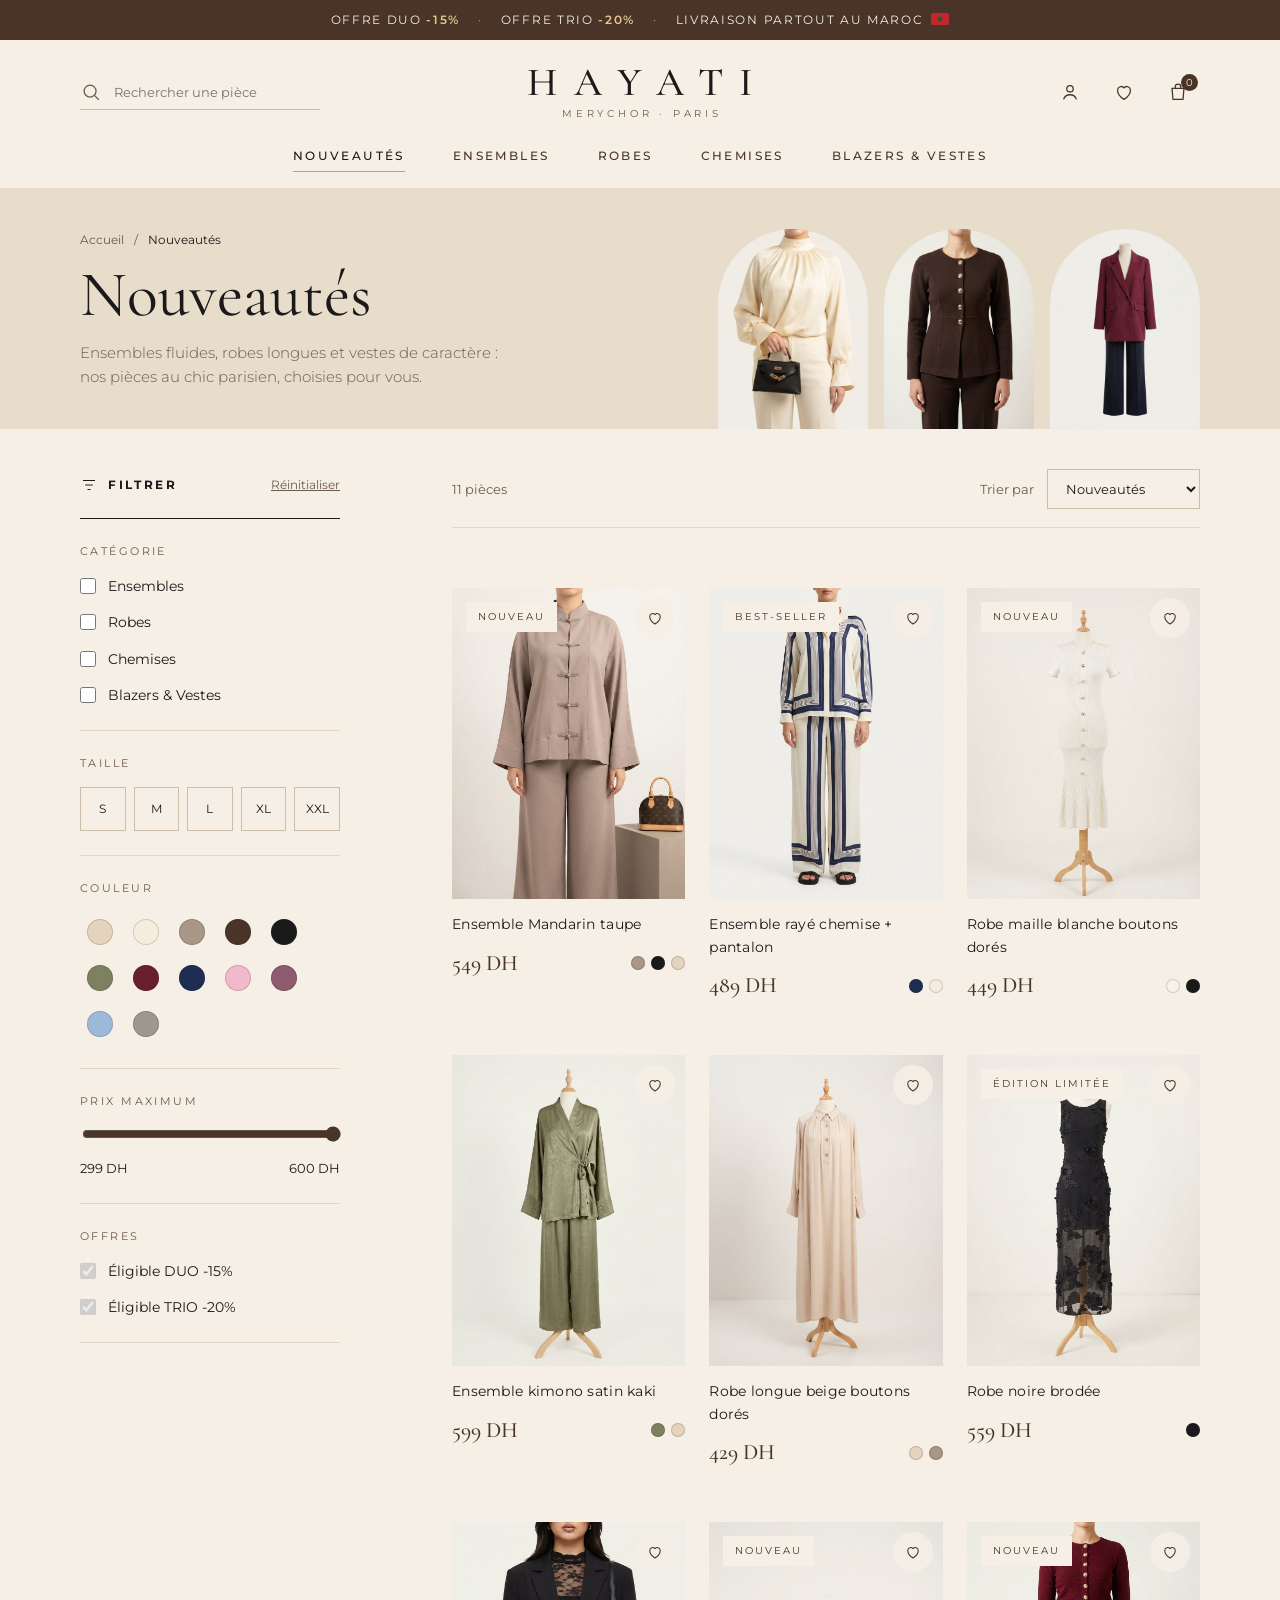
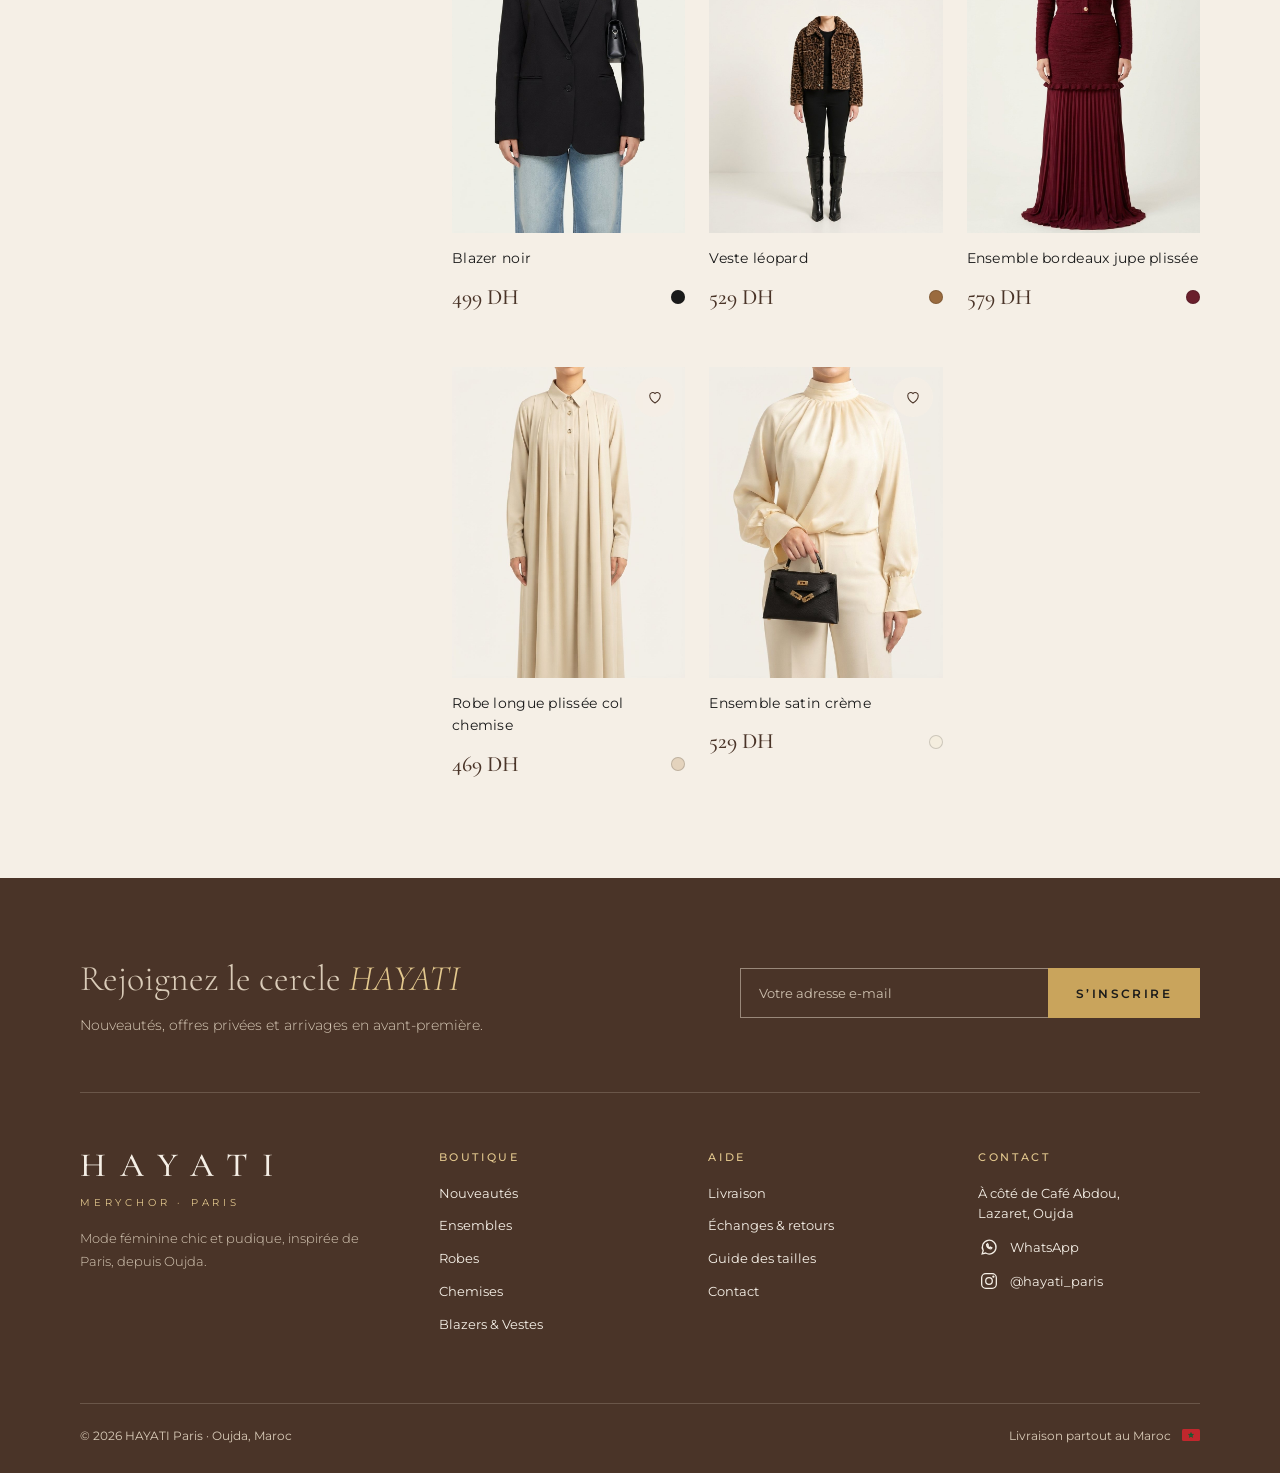
<file: collection.html>
<!doctype html>
<html lang="fr">
<head>
  <meta charset="utf-8">
  <meta name="viewport" content="width=device-width, initial-scale=1">
  <title>Collection — HAYATI Paris</title>
  <meta name="theme-color" content="#F5EFE6">
  <link rel="icon" href="data:image/svg+xml,%3Csvg xmlns='http://www.w3.org/2000/svg' viewBox='0 0 64 64'%3E%3Crect width='64' height='64' rx='14' fill='%234A3428'/%3E%3Ctext x='32' y='44' font-family='Georgia' font-size='36' fill='%23F5EFE6' text-anchor='middle'%3EH%3C/text%3E%3C/svg%3E">
  <link rel="preconnect" href="https://fonts.googleapis.com">
  <link rel="preconnect" href="https://fonts.gstatic.com" crossorigin>
  <link rel="stylesheet" href="https://fonts.googleapis.com/css2?family=Cormorant+Garamond:ital,wght@0,400;0,500;0,600;1,400;1,500&family=Montserrat:wght@300;400;500;600&display=swap">
  <link rel="stylesheet" href="assets/css/style.css">
</head>
<body data-page="collection">
  <div id="site-header"></div>

  <main>
    <section class="banner">
      <div class="wrap">
        <div class="banner-txt">
          <nav class="crumbs" aria-label="Fil d’Ariane"><a href="index.html">Accueil</a><span aria-hidden="true">/</span><span id="cat-crumb">Nouveautés</span></nav>
          <h1 id="cat-title">Nouveautés</h1>
          <p class="lead">Ensembles fluides, robes longues et vestes de caractère : nos pièces au chic parisien, choisies pour vous.</p>
        </div>
        <div class="banner-arches" aria-hidden="true">
          <span><img class="cover" src="images/produits/ensemble-satin-creme.jpg" data-fallback="images/illustrations/blouse-satin-creme.svg" alt=""></span>
          <span><img class="cover" src="images/produits/veste-maille-chocolat.jpg" data-fallback="images/illustrations/ensemble-maille-chocolat.svg" alt=""></span>
          <span><img class="cover" src="images/produits/blazer-bordeaux.jpg" data-fallback="images/illustrations/blazer-bordeaux.svg" alt=""></span>
        </div>
      </div>
    </section>

    <div class="wrap shop">
      <div class="cat-tabs" id="cat-tabs"></div>

      <aside class="filters" id="filters" aria-label="Filtres">
        <div class="f-head">
          <b><svg class="icon" viewBox="0 0 24 24" aria-hidden="true" style="width:18px;height:18px"><path d="M4 6h16M7 12h10M10 18h4"/></svg>Filtrer</b>
          <button type="button" data-reset>Réinitialiser</button>
        </div>
        <div class="f-group"><p class="f-title">Catégorie</p><div id="f-cats" style="display:flex;flex-direction:column;gap:14px"></div></div>
        <div class="f-group"><p class="f-title">Taille</p><div class="sizes" id="f-sizes"></div></div>
        <div class="f-group"><p class="f-title">Couleur</p><div class="swatches" id="f-colors"></div></div>
        <div class="f-group">
          <p class="f-title">Prix maximum</p>
          <label class="sr-only" for="f-price">Prix maximum</label>
          <input class="range" id="f-price" type="range" min="299" max="600" step="10" value="600">
          <div class="range-vals"><span>299 DH</span><span id="f-price-val">600 DH</span></div>
        </div>
        <div class="f-group">
          <p class="f-title">Offres</p>
          <label class="check"><input type="checkbox" checked disabled>Éligible DUO -15%</label>
          <label class="check"><input type="checkbox" checked disabled>Éligible TRIO -20%</label>
        </div>
        <button type="button" class="btn btn-dark btn-block f-apply" style="display:none" data-close-filters>Voir <span data-count>0 pièces</span></button>
      </aside>
      <div class="scrim" id="scrim" data-close-filters></div>

      <div class="results">
        <div class="toolbar">
          <button type="button" class="f-open" data-open-filters><svg class="icon" viewBox="0 0 24 24" aria-hidden="true" style="width:18px;height:18px"><path d="M4 6h16M7 12h10M10 18h4"/></svg>Filtrer</button>
          <span class="hide-m" data-count>0 pièces</span>
          <label>Trier par
            <select id="sort">
              <option value="new">Nouveautés</option>
              <option value="asc">Prix croissant</option>
              <option value="desc">Prix décroissant</option>
            </select>
          </label>
        </div>
        <span class="count" data-count>0 pièces</span>
        <div class="chips" id="chips"></div>
        <div class="grid g3" id="grid"></div>
      </div>
    </div>
  </main>

  <div id="site-footer"></div>
  <script src="assets/js/main.js"></script>
</body>
</html>
</file>
<file: assets/css/style.css>
/* HAYATI Paris — feuille de style */
:root {
  --cream: #F5EFE6;
  --cream-2: #EFE6D9;
  --beige: #E8DCCB;
  --taupe: #A89584;
  --line: #E2D5C3;
  --choc: #4A3428;
  --muted: #6E5A4B;
  --black: #1A1A1A;
  --gold: #C9A45C;
  --gold-text: #7A5C26;
  --gold-light: #E3C88E;
  --wa: #1F7A4C;
  --serif: 'Cormorant Garamond', Georgia, serif;
  --sans: 'Montserrat', Arial, sans-serif;
  --wrap: 1440px;
  --pad: 80px;
}

*, *::before, *::after { box-sizing: border-box; }
html { scroll-behavior: smooth; }
body {
  margin: 0;
  background: var(--cream);
  color: var(--choc);
  font-family: var(--sans);
  font-size: 15px;
  line-height: 1.6;
  -webkit-font-smoothing: antialiased;
}
img { display: block; max-width: 100%; }
a { color: inherit; text-decoration: none; }
button, input, select { font-family: inherit; }
h1, h2, h3 { font-family: var(--serif); font-weight: 400; color: var(--black); margin: 0; }
em { font-style: italic; }
p { margin: 0; }
.sr-only { position: absolute; width: 1px; height: 1px; overflow: hidden; clip: rect(0 0 0 0); white-space: nowrap; }

.wrap { max-width: var(--wrap); margin: 0 auto; padding: 0 var(--pad); }
.eyebrow { font-size: 12px; letter-spacing: .3em; text-transform: uppercase; color: var(--gold-text); }
.eyebrow-line { display: flex; align-items: center; gap: 14px; }
.eyebrow-line::before { content: ""; width: 40px; height: 1px; background: var(--gold); }
.section { padding-top: 96px; padding-bottom: 96px; }
.section-head { text-align: center; margin-bottom: 52px; }
.section-head .eyebrow { display: block; margin-bottom: 14px; }
.h2 { font-size: 52px; line-height: 1.05; }
.link-u { font-size: 12px; letter-spacing: .2em; text-transform: uppercase; font-weight: 500; border-bottom: 1px solid var(--gold); padding-bottom: 6px; }
.icon { width: 22px; height: 22px; fill: none; stroke: currentColor; stroke-width: 1.4; flex-shrink: 0; }

/* Buttons */
.btn {
  display: inline-flex; align-items: center; justify-content: center; gap: 12px;
  min-height: 56px; padding: 0 34px; border: 1px solid var(--choc);
  font-size: 12px; letter-spacing: .2em; text-transform: uppercase; font-weight: 500;
  cursor: pointer; transition: background .25s, color .25s, border-color .25s;
}
.btn-dark { background: var(--choc); color: var(--cream); }
.btn-dark:hover { background: var(--black); border-color: var(--black); }
.btn-line { background: transparent; color: var(--choc); }
.btn-line:hover { background: var(--choc); color: var(--cream); }
.btn-wa { background: var(--wa); border-color: var(--wa); color: #fff; }
.btn-wa:hover { background: #17633d; border-color: #17633d; }
.btn-block { width: 100%; }

/* Promo bar */
.promo {
  background: var(--choc); color: var(--cream); min-height: 40px;
  display: flex; align-items: center; justify-content: center; gap: 18px; flex-wrap: wrap;
  font-size: 12px; letter-spacing: .14em; text-transform: uppercase; padding: 8px 16px; text-align: center;
}
.promo strong { color: var(--gold-light); font-weight: 600; }
.promo .dot { color: var(--gold); }
.flag { display: inline-block; vertical-align: -1px; margin-left: 8px; }

/* Header */
.header { background: var(--cream); border-bottom: 1px solid var(--beige); position: sticky; top: 0; z-index: 50; }
.header-top { display: grid; grid-template-columns: 1fr auto 1fr; align-items: center; padding-top: 22px; }
.search { display: inline-flex; align-items: center; gap: 10px; border-bottom: 1px solid #CDBDA8; padding: 6px 0; width: 240px; color: var(--muted); }
.search input { border: 0; background: transparent; font-size: 13px; color: var(--choc); outline: none; width: 100%; }
.logo { display: flex; flex-direction: column; align-items: center; gap: 4px; color: var(--black); }
.logo-word { font-family: var(--serif); font-size: 40px; font-weight: 500; letter-spacing: .42em; padding-left: .42em; line-height: 1; }
.logo-sub { font-size: 10px; letter-spacing: .38em; padding-left: .38em; text-transform: uppercase; color: var(--muted); }
.header-icons { display: flex; justify-content: flex-end; align-items: center; gap: 10px; }
.icon-btn { width: 44px; height: 44px; display: inline-flex; align-items: center; justify-content: center; border: 0; background: transparent; color: var(--choc); cursor: pointer; position: relative; }
.icon-btn:hover { color: var(--black); }
.cart-count { position: absolute; top: 4px; right: 2px; min-width: 17px; height: 17px; border-radius: 9px; background: var(--choc); color: var(--cream); font-size: 10px; display: flex; align-items: center; justify-content: center; padding: 0 4px; }
.burger { display: none; }
.nav { display: flex; justify-content: center; gap: 48px; padding: 24px 0 16px; font-size: 12px; letter-spacing: .2em; text-transform: uppercase; font-weight: 500; }
.nav a { border-bottom: 1px solid transparent; padding-bottom: 6px; transition: border-color .2s, color .2s; }
.nav a:hover, .nav a.active { border-bottom-color: var(--gold); color: var(--black); }

/* Mobile menu */
.drawer { position: fixed; inset: 0; z-index: 100; visibility: hidden; }
.drawer.open { visibility: visible; }
.drawer-bg { position: absolute; inset: 0; background: rgba(26, 26, 26, .4); opacity: 0; transition: opacity .3s; }
.drawer.open .drawer-bg { opacity: 1; }
.drawer-panel { position: absolute; top: 0; left: 0; bottom: 0; width: min(86vw, 360px); background: var(--cream); padding: 24px; transform: translateX(-100%); transition: transform .35s ease; display: flex; flex-direction: column; gap: 8px; }
.drawer.open .drawer-panel { transform: none; }
.drawer-panel a.dlink { font-family: var(--serif); font-size: 30px; color: var(--black); padding: 10px 0; border-bottom: 1px solid var(--line); }
.drawer-head { display: flex; justify-content: space-between; align-items: center; margin-bottom: 16px; }

/* Hero */
.hero { display: grid; grid-template-columns: 5fr 6fr; gap: 64px; align-items: center; padding-top: 64px; padding-bottom: 80px; }
.hero-text { display: flex; flex-direction: column; gap: 28px; padding-left: 24px; }
.hero h1 { font-size: 96px; line-height: .98; letter-spacing: -.01em; }
.hero h1 em { color: var(--choc); }
.hero-lead { font-size: 16px; line-height: 1.75; color: var(--muted); max-width: 440px; font-weight: 300; }
.hero-ctas { display: flex; align-items: center; gap: 28px; flex-wrap: wrap; margin-top: 8px; }
.hero-perks { display: flex; gap: 36px; flex-wrap: wrap; margin-top: 20px; padding-top: 28px; border-top: 1px solid var(--line); font-size: 13px; color: var(--muted); }
.hero-perks span { display: inline-flex; align-items: center; gap: 10px; }
.hero-perks .icon { stroke: #A88A4A; width: 20px; height: 20px; }
.hero-visual { position: relative; display: flex; justify-content: center; padding: 20px 0 30px; }
.arch-outline { position: absolute; top: 0; left: 50%; width: 540px; height: 700px; margin-left: -244px; border: 1px solid var(--gold); border-radius: 270px 270px 0 0; }
.hero-img { position: relative; width: 520px; height: 680px; margin-top: 20px; border-radius: 260px 260px 0 0; overflow: hidden; background: var(--beige); }
.hero-img img, .cover { width: 100%; height: 100%; object-fit: cover; object-position: center 20%; }
.hero-card { position: absolute; left: 30px; bottom: 70px; background: #FBF8F3; padding: 14px 22px 14px 14px; display: flex; align-items: center; gap: 16px; box-shadow: 0 18px 40px rgba(74, 52, 40, .14); transition: transform .3s; }
.hero-card:hover { transform: translateY(-4px); }
.hero-card .thumb { width: 56px; height: 72px; overflow: hidden; border-radius: 28px 28px 0 0; background: var(--beige); }
.hero-card small { display: block; font-size: 10px; letter-spacing: .2em; text-transform: uppercase; color: var(--muted); }
.hero-card b { display: block; font-family: var(--serif); font-size: 20px; font-weight: 400; color: var(--black); }
.hero-card span.p { font-size: 13px; font-weight: 500; }
.vertical { position: absolute; right: 8px; top: 50%; transform: rotate(90deg); transform-origin: right center; font-size: 11px; letter-spacing: .4em; text-transform: uppercase; color: var(--muted); }

/* Categories */
.cats { display: grid; grid-template-columns: repeat(5, 1fr); gap: 28px; }
.cat { display: flex; flex-direction: column; align-items: center; gap: 18px; }
.cat-frame { width: 100%; padding: 8px; border: 1px solid #D8C39A; border-radius: 999px 999px 0 0; }
.cat-img { aspect-ratio: 3 / 4.1; overflow: hidden; border-radius: 999px 999px 0 0; background: var(--beige); }
.cat-img img { width: 100%; height: 100%; object-fit: cover; object-position: center 25%; transition: transform .6s; }
.cat:hover .cat-img img { transform: scale(1.05); }
.cat-name { font-family: var(--serif); font-size: 26px; color: var(--black); text-align: center; }
.cat-more { font-size: 11px; letter-spacing: .22em; text-transform: uppercase; color: var(--muted); margin-top: -10px; }

/* Offers */
.offers-band { background: var(--beige); }
.offers { display: grid; grid-template-columns: repeat(3, 1fr); gap: 28px; padding-top: 64px; padding-bottom: 64px; }
.offer { background: var(--cream); padding: 40px 44px; display: flex; flex-direction: column; gap: 10px; }
.offer-big { font-family: var(--serif); font-size: 72px; line-height: 1; color: var(--black); }
.offer p:last-child { color: var(--muted); font-size: 14px; }
.offer.dark { background: var(--choc); color: var(--cream); justify-content: space-between; gap: 14px; }
.offer.dark .eyebrow { color: var(--gold-light); }
.offer.dark .ttl { font-family: var(--serif); font-size: 38px; line-height: 1.1; }
.offer.dark a { font-size: 12px; letter-spacing: .2em; text-transform: uppercase; display: inline-flex; align-items: center; gap: 10px; }

/* Product grid */
.row-head { display: flex; align-items: flex-end; justify-content: space-between; gap: 20px; margin-bottom: 48px; flex-wrap: wrap; }
.row-head .eyebrow { display: block; margin-bottom: 14px; }
.grid { display: grid; grid-template-columns: repeat(4, 1fr); column-gap: 24px; row-gap: 56px; }
.grid.g3 { grid-template-columns: repeat(3, 1fr); row-gap: 52px; }
.card { display: flex; flex-direction: column; gap: 14px; }
.card-media { position: relative; aspect-ratio: 3 / 4; overflow: hidden; background: #EFE7DB; }
.card-media img { width: 100%; height: 100%; object-fit: cover; object-position: center top; transition: transform .7s ease; }
.card:hover .card-media img { transform: scale(1.04); }
.badge { position: absolute; top: 14px; left: 14px; background: var(--cream); font-size: 10px; letter-spacing: .2em; text-transform: uppercase; padding: 7px 12px; }
.fav { position: absolute; top: 10px; right: 10px; width: 40px; height: 40px; border-radius: 50%; border: 0; background: rgba(245, 239, 230, .9); color: var(--choc); display: flex; align-items: center; justify-content: center; cursor: pointer; transition: background .2s; }
.fav .icon { width: 18px; height: 18px; }
.fav.on .icon { fill: var(--choc); }
.quick { position: absolute; left: 12px; right: 12px; bottom: 12px; opacity: 0; transform: translateY(8px); transition: .3s; min-height: 46px; font-size: 11px; }
.card:hover .quick { opacity: 1; transform: none; }
.card-name { font-size: 14px; color: var(--black); letter-spacing: .02em; }
.card-foot { display: flex; align-items: center; justify-content: space-between; margin-top: -4px; }
.price { font-family: var(--serif); font-size: 22px; font-weight: 500; color: var(--choc); }
.dots { display: flex; gap: 6px; }
.dots i { width: 14px; height: 14px; border-radius: 50%; box-shadow: inset 0 0 0 1px rgba(26, 26, 26, .18); }
.center { display: flex; justify-content: center; margin-top: 64px; }

/* Boutique */
.boutique-band { background: var(--cream-2); }
.boutique { display: grid; grid-template-columns: 1fr 1fr; gap: 88px; align-items: center; padding-top: 96px; padding-bottom: 96px; }
.boutique-img { aspect-ratio: 4 / 3.3; overflow: hidden; border-radius: 320px 320px 0 0; background: var(--beige); }
.boutique-txt { display: flex; flex-direction: column; gap: 26px; }
.boutique-txt .lead { font-size: 15px; line-height: 1.8; color: var(--muted); font-weight: 300; max-width: 460px; }
.infos { display: flex; flex-direction: column; gap: 18px; padding: 28px 0; border-top: 1px solid #DCCDB8; border-bottom: 1px solid #DCCDB8; }
.info { display: flex; gap: 16px; align-items: flex-start; }
.info .icon { stroke: #A88A4A; }
.info small { display: block; font-size: 11px; letter-spacing: .22em; text-transform: uppercase; color: var(--muted); margin-bottom: 4px; }
.info p { font-size: 16px; color: var(--black); }
.hours { display: grid; grid-template-columns: 1fr 1fr; row-gap: 4px; max-width: 380px; font-size: 15px; color: var(--black); }
.btn-row { display: flex; gap: 16px; flex-wrap: wrap; }

/* Perks */
.perks-band { border-bottom: 1px solid var(--beige); }
.perks { display: grid; grid-template-columns: repeat(4, 1fr); gap: 24px; padding-top: 44px; padding-bottom: 44px; }
.perk { display: flex; align-items: center; gap: 16px; justify-content: center; }
.perk-ic { width: 48px; height: 48px; border-radius: 50%; border: 1px solid #D8C39A; display: flex; align-items: center; justify-content: center; color: #A88A4A; flex-shrink: 0; }
.perk b { display: block; font-size: 13px; font-weight: 500; color: var(--black); }
.perk span { font-size: 12px; color: var(--muted); }

/* Instagram */
.insta { display: grid; grid-template-columns: repeat(6, 1fr); gap: 12px; }
.insta a { aspect-ratio: 1; overflow: hidden; background: var(--beige); position: relative; }
.insta img { width: 100%; height: 100%; object-fit: cover; object-position: center 25%; transition: transform .6s; }
.insta a::after { content: ""; position: absolute; inset: 0; background: rgba(74, 52, 40, 0); transition: background .3s; }
.insta a:hover img { transform: scale(1.06); }
.insta a:hover::after { background: rgba(74, 52, 40, .18); }

/* Footer */
.footer { background: var(--choc); color: var(--cream); }
.news { display: flex; justify-content: space-between; align-items: center; gap: 48px; padding: 72px 0 56px; border-bottom: 1px solid rgba(232, 220, 203, .2); flex-wrap: wrap; }
.news .ttl { font-family: var(--serif); font-size: 36px; margin-bottom: 6px; }
.news .ttl em { color: var(--gold-light); }
.news p { font-size: 14px; color: #D9CBB8; font-weight: 300; }
.news form { display: flex; width: 460px; max-width: 100%; }
.news input { flex: 1; min-width: 0; background: transparent; border: 1px solid rgba(232, 220, 203, .5); border-right: 0; color: var(--cream); padding: 16px 18px; font-size: 13px; }
.news input::placeholder { color: #CDBFAE; }
.news button { background: var(--gold); color: var(--black); border: 0; padding: 0 28px; font-size: 12px; letter-spacing: .2em; text-transform: uppercase; font-weight: 600; cursor: pointer; }
.foot-cols { display: grid; grid-template-columns: 1.4fr 1fr 1fr 1fr; gap: 48px; padding: 56px 0; }
.foot-cols h4 { margin: 0 0 16px; font-size: 11px; letter-spacing: .24em; text-transform: uppercase; color: var(--gold-light); font-weight: 500; }
.foot-cols a, .foot-cols span.l { display: flex; align-items: center; gap: 10px; font-size: 13px; margin-bottom: 12px; }
.foot-cols a:hover { color: var(--gold-light); }
.foot-brand .logo-word { font-size: 34px; padding-left: 0; }
.foot-brand .logo-sub { color: var(--gold-light); padding-left: 0; margin-top: 12px; display: block; }
.foot-brand p { margin-top: 16px; font-size: 13px; line-height: 1.8; color: #D9CBB8; font-weight: 300; max-width: 280px; }
.foot-bottom { display: flex; justify-content: space-between; gap: 16px; flex-wrap: wrap; padding: 22px 0 28px; border-top: 1px solid rgba(232, 220, 203, .2); font-size: 12px; color: #D9CBB8; }

/* Breadcrumb & banner */
.crumbs { font-size: 12px; color: var(--muted); display: flex; gap: 10px; flex-wrap: wrap; }
.crumbs a:hover { color: var(--black); }
.crumbs span:last-child { color: var(--black); }
.banner { background: var(--beige); }
.banner .wrap { display: grid; grid-template-columns: 1fr 1fr; align-items: center; min-height: 240px; }
.banner-txt { display: flex; flex-direction: column; gap: 14px; padding: 36px 0; }
.banner h1 { font-size: 64px; line-height: 1; }
.banner-txt p.lead { font-size: 15px; color: var(--muted); font-weight: 300; max-width: 440px; }
.banner-arches { display: flex; justify-content: flex-end; gap: 16px; align-self: end; }
.banner-arches span { width: 150px; height: 200px; border-radius: 75px 75px 0 0; overflow: hidden; background: #DCCDB8; }

/* Collection layout */
.shop { display: flex; gap: 56px; align-items: flex-start; padding-top: 40px; padding-bottom: 96px; }
.filters { flex: 0 0 260px; position: sticky; top: 170px; }
.f-head { display: flex; justify-content: space-between; align-items: center; padding-bottom: 18px; border-bottom: 1px solid var(--black); }
.f-head b { font-size: 12px; letter-spacing: .22em; text-transform: uppercase; color: var(--black); display: inline-flex; align-items: center; gap: 10px; }
.f-head button { background: none; border: 0; font-size: 12px; color: var(--muted); text-decoration: underline; cursor: pointer; padding: 8px 0; }
.f-group { padding: 24px 0; border-bottom: 1px solid var(--line); display: flex; flex-direction: column; gap: 14px; }
.f-group:last-child { border-bottom: 0; }
.f-title { font-size: 11px; letter-spacing: .22em; text-transform: uppercase; color: var(--muted); }
.check { display: flex; align-items: center; gap: 12px; font-size: 14px; color: var(--black); cursor: pointer; }
.check input { accent-color: var(--choc); width: 16px; height: 16px; margin: 0; }
.sizes { display: grid; grid-template-columns: repeat(5, 1fr); gap: 8px; }
.size { height: 44px; background: transparent; border: 1px solid #CDBDA8; color: var(--black); font-size: 12px; cursor: pointer; transition: .2s; }
.size:hover { border-color: var(--choc); }
.size.on { background: var(--black); border-color: var(--black); color: var(--cream); }
.size:disabled { color: #8E7D6E; border-style: dashed; text-decoration: line-through; cursor: not-allowed; }
.swatches { display: flex; flex-wrap: wrap; gap: 6px; }
.sw { width: 40px; height: 40px; border-radius: 50%; padding: 6px; background: transparent; border: 1px solid transparent; cursor: pointer; }
.sw i { display: block; width: 100%; height: 100%; border-radius: 50%; box-shadow: inset 0 0 0 1px rgba(26, 26, 26, .16); }
.sw.on { border-color: var(--choc); }
.range { width: 100%; accent-color: var(--choc); }
.range-vals { display: flex; justify-content: space-between; font-size: 13px; color: var(--black); }
.results { flex: 1; min-width: 0; }
.toolbar { display: flex; justify-content: space-between; align-items: center; flex-wrap: wrap; gap: 16px; padding-bottom: 18px; border-bottom: 1px solid var(--line); margin-bottom: 20px; font-size: 13px; color: var(--muted); }
.toolbar select { font-size: 13px; color: var(--black); background: transparent; border: 1px solid #CDBDA8; padding: 10px 14px; margin-left: 10px; }
.chips { display: flex; flex-wrap: wrap; gap: 8px; margin-bottom: 32px; min-height: 8px; }
.chip { display: inline-flex; align-items: center; gap: 10px; background: var(--cream-2); border: 0; padding: 8px 14px; font-size: 12px; color: var(--choc); cursor: pointer; }
.cat-tabs { display: none; }
.count { display: none; }
.f-open { display: none; }
.empty { padding: 60px 0; text-align: center; color: var(--muted); }

/* Product page */
.pdp { display: grid; grid-template-columns: 7fr 5fr; gap: 72px; align-items: start; padding-top: 28px; padding-bottom: 96px; }
.gallery { display: flex; gap: 18px; }
.thumbs { display: flex; flex-direction: column; gap: 12px; width: 92px; flex-shrink: 0; }
.thumbs button { width: 92px; height: 122px; padding: 0; overflow: hidden; background: #EFE7DB; border: 1px solid transparent; opacity: .7; cursor: pointer; transition: .2s; }
.thumbs button.on { border-color: var(--choc); opacity: 1; }
.thumbs img { width: 100%; height: 100%; object-fit: cover; }
.main-img { flex: 1; min-width: 0; position: relative; aspect-ratio: 3 / 4; overflow: hidden; background: #EFE7DB; }
.main-img img { width: 100%; height: 100%; object-fit: cover; object-position: center top; }
.counter { position: absolute; bottom: 18px; right: 18px; background: rgba(245, 239, 230, .92); font-size: 12px; padding: 8px 14px; letter-spacing: .1em; }
.g-dots { display: none; }
.pdp-info { display: flex; flex-direction: column; gap: 28px; padding-top: 8px; position: sticky; top: 170px; }
.pdp-info h1 { font-size: 54px; line-height: 1.02; }
.price-row { display: flex; align-items: center; gap: 16px; flex-wrap: wrap; }
.price-row .price { font-size: 34px; color: var(--black); }
.tag { font-size: 11px; letter-spacing: .14em; text-transform: uppercase; background: var(--beige); padding: 7px 12px; }
.desc { font-size: 15px; line-height: 1.8; color: var(--muted); font-weight: 300; }
.opt { display: flex; flex-direction: column; gap: 14px; }
.opt-label { font-size: 12px; letter-spacing: .18em; text-transform: uppercase; color: var(--muted); }
.opt-label b { color: var(--black); font-weight: 500; }
.opt-head { display: flex; justify-content: space-between; align-items: center; }
.opt-head a { font-size: 12px; border-bottom: 1px solid var(--gold); padding-bottom: 3px; }
.pdp .sw { width: 46px; height: 46px; }
.pdp .size { height: 50px; font-size: 13px; }
.actions { display: flex; flex-direction: column; gap: 12px; }
.actions .note { font-size: 12px; color: var(--muted); text-align: center; }
.mini-perks { display: grid; grid-template-columns: repeat(3, 1fr); gap: 12px; background: var(--cream-2); padding: 20px; }
.mini-perks div { display: flex; flex-direction: column; align-items: center; gap: 8px; text-align: center; font-size: 12px; }
.mini-perks .icon { stroke: #A88A4A; }
.acc { border-top: 1px solid var(--line); }
.acc details { border-bottom: 1px solid var(--line); }
.acc summary { list-style: none; height: 60px; display: flex; justify-content: space-between; align-items: center; font-size: 12px; letter-spacing: .2em; text-transform: uppercase; font-weight: 500; color: var(--black); cursor: pointer; }
.acc summary::-webkit-details-marker { display: none; }
.acc summary::after { content: "+"; font-size: 20px; font-weight: 300; }
.acc details[open] summary::after { content: "−"; }
.acc details p { padding-bottom: 22px; font-size: 14px; line-height: 1.8; color: var(--muted); font-weight: 300; }
.sticky-bar { display: none; }

/* Cart drawer */
.cart-drawer { z-index: 150; }
.cart-panel { position: absolute; top: 0; right: 0; bottom: 0; width: min(100vw, 440px); background: var(--cream); display: flex; flex-direction: column; transform: translateX(100%); transition: transform .35s ease; box-shadow: -20px 0 50px rgba(26, 26, 26, .15); }
.cart-drawer.open .cart-panel { transform: none; }
.cart-head { display: flex; justify-content: space-between; align-items: center; padding: 18px 20px 18px 28px; border-bottom: 1px solid var(--line); }
.cart-head h2 { font-size: 30px; }
.cart-head h2 span { font-size: 20px; color: var(--muted); }
.cart-body { flex: 1; overflow-y: auto; padding: 8px 28px; }
.cart-item { display: flex; gap: 16px; padding: 18px 0; border-bottom: 1px solid var(--line); }
.ci-img { width: 90px; height: 120px; flex-shrink: 0; overflow: hidden; background: #EFE7DB; }
.ci-img img { width: 100%; height: 100%; object-fit: cover; object-position: center top; }
.ci-info { flex: 1; display: flex; flex-direction: column; gap: 6px; min-width: 0; }
.ci-name { font-size: 14px; color: var(--black); line-height: 1.4; }
.ci-meta { font-size: 12px; color: var(--muted); }
.ci-row { display: flex; justify-content: space-between; align-items: center; margin-top: 6px; }
.ci-price { font-family: var(--serif); font-size: 20px; font-weight: 500; }
.qty { display: inline-flex; align-items: center; border: 1px solid #CDBDA8; }
.qty button { width: 36px; height: 36px; border: 0; background: transparent; font-size: 18px; color: var(--choc); cursor: pointer; }
.qty span { min-width: 24px; text-align: center; font-size: 13px; }
.ci-remove { align-self: flex-start; background: none; border: 0; padding: 4px 0; font-size: 12px; color: var(--muted); text-decoration: underline; cursor: pointer; }
.cart-foot { padding: 20px 28px 24px; border-top: 1px solid var(--line); display: flex; flex-direction: column; gap: 10px; background: #FBF8F3; }
.cart-foot[hidden] { display: none; }
.cart-hint { display: flex; align-items: center; gap: 10px; font-size: 12px; background: var(--beige); padding: 10px 12px; margin-bottom: 8px; }
.cart-hint .icon { width: 18px; height: 18px; stroke: var(--gold-text); }
.sum-row { display: flex; justify-content: space-between; font-size: 14px; color: var(--muted); padding: 3px 0; }
.sum-row.disc { color: var(--wa); font-weight: 500; }
.sum-row.total { color: var(--black); font-size: 16px; font-weight: 600; padding: 10px 0 6px; border-top: 1px solid var(--line); margin-top: 6px; }
.sum-row.total span:last-child { font-family: var(--serif); font-size: 26px; }
.cart-empty { display: flex; flex-direction: column; align-items: center; gap: 18px; text-align: center; padding: 80px 0; color: var(--muted); }
.cart-empty .icon { width: 44px; height: 44px; stroke: var(--taupe); }
.cart-count.bump { animation: bump .45s ease; }
@keyframes bump { 40% { transform: scale(1.45); } }
.size-err { font-size: 13px; color: #A3261B; font-weight: 500; }
.size-err[hidden] { display: none; }
.shake { animation: shake .4s ease; }
.shake .size { border-color: #A3261B; }
@keyframes shake { 20%, 60% { transform: translateX(-6px); } 40%, 80% { transform: translateX(6px); } }

/* Checkout modal */
.modal { z-index: 180; }
.modal-panel { position: absolute; left: 50%; top: 50%; width: min(560px, calc(100vw - 32px)); max-height: calc(100vh - 48px); overflow-y: auto; background: var(--cream); transform: translate(-50%, -46%); opacity: 0; transition: .3s ease; box-shadow: 0 30px 80px rgba(26, 26, 26, .25); }
.modal.open .modal-panel { transform: translate(-50%, -50%); opacity: 1; }
.co-form { padding: 20px 28px 28px; display: flex; flex-direction: column; gap: 16px; }
.co-recap { display: flex; flex-direction: column; gap: 10px; padding-bottom: 14px; border-bottom: 1px solid var(--line); }
.co-item { display: flex; align-items: center; gap: 12px; }
.co-img { width: 48px; height: 64px; flex-shrink: 0; overflow: hidden; background: #EFE7DB; }
.co-img img { width: 100%; height: 100%; object-fit: cover; object-position: center top; }
.co-txt { flex: 1; min-width: 0; display: flex; flex-direction: column; }
.co-txt b { font-size: 13px; font-weight: 500; color: var(--black); }
.co-txt small { font-size: 12px; color: var(--muted); }
.co-p { font-family: var(--serif); font-size: 18px; font-weight: 500; white-space: nowrap; }
.co-cod { display: flex; gap: 12px; align-items: flex-start; background: var(--beige); padding: 12px 14px; font-size: 13px; line-height: 1.5; }
.co-cod .icon { stroke: var(--gold-text); width: 20px; height: 20px; margin-top: 1px; }
.co-cod b { color: var(--black); font-weight: 600; }
.field { display: flex; flex-direction: column; gap: 6px; flex: 1; min-width: 0; }
.field label { font-size: 11px; letter-spacing: .16em; text-transform: uppercase; color: var(--muted); font-weight: 500; }
.field input, .field textarea { width: 100%; background: #FBF8F3; border: 1px solid #CDBDA8; padding: 13px 14px; font-size: 15px; color: var(--black); font-family: inherit; border-radius: 0; resize: vertical; }
.field input:focus, .field textarea:focus { outline: none; border-color: var(--choc); box-shadow: 0 0 0 3px rgba(74, 52, 40, .12); }
.field .f-err { display: none; font-size: 12px; color: #A3261B; }
.field.invalid input, .field.invalid textarea { border-color: #A3261B; }
.field.invalid .f-err { display: block; }
.field-row { display: flex; gap: 12px; }
.co-legal { font-size: 12px; color: var(--muted); text-align: center; }
@media (max-width: 760px) {
  .modal-panel { left: 0; right: 0; top: auto; bottom: 0; width: 100%; max-height: 92vh; transform: translateY(100%); opacity: 1; border-radius: 22px 22px 0 0; }
  .modal.open .modal-panel { transform: none; }
  .co-form { padding: 16px 20px calc(24px + env(safe-area-inset-bottom)); }
  .field-row { flex-direction: column; gap: 16px; }
  .field input, .field textarea { font-size: 16px; }
}

/* Toast */
.toast { position: fixed; z-index: 300; left: 50%; bottom: 28px; transform: translate(-50%, 30px); background: var(--black); color: var(--cream); padding: 16px 24px; font-size: 13px; opacity: 0; pointer-events: none; transition: .35s; display: flex; align-items: center; gap: 12px; }
.toast.show { opacity: 1; transform: translate(-50%, 0); }

/* Reveal */
.reveal { opacity: 0; transform: translateY(24px); transition: opacity .9s ease, transform .9s ease; }
.reveal.in { opacity: 1; transform: none; }

/* ---------- Tablet ---------- */
@media (max-width: 1100px) {
  :root { --pad: 40px; }
  .hero { grid-template-columns: 1fr 1fr; gap: 40px; }
  .hero h1 { font-size: 72px; }
  .hero-img { width: 100%; max-width: 440px; height: 580px; }
  .arch-outline { display: none; }
  .cats { grid-template-columns: repeat(3, 1fr); }
  .grid { grid-template-columns: repeat(3, 1fr); }
  .grid.g3 { grid-template-columns: repeat(2, 1fr); }
  .insta { grid-template-columns: repeat(3, 1fr); }
  .perks { grid-template-columns: repeat(2, 1fr); }
  .foot-cols { grid-template-columns: 1fr 1fr; }
  .pdp { grid-template-columns: 1fr 1fr; gap: 40px; }
  .boutique { gap: 48px; }
  .nav { gap: 28px; }
}

/* ---------- Mobile ---------- */
@media (max-width: 760px) {
  :root { --pad: 20px; }
  body { font-size: 14px; }
  .promo { font-size: 10px; gap: 8px; letter-spacing: .1em; min-height: 34px; padding: 6px 10px; }
  .promo .long { display: none; }
  .header-top { padding: 8px 0; grid-template-columns: 1fr auto 1fr; }
  .search, .nav, .hide-m { display: none; }
  .burger { display: inline-flex; }
  .logo-word { font-size: 26px; letter-spacing: .36em; padding-left: .36em; }
  .logo-sub { font-size: 7px; letter-spacing: .32em; }
  .header-icons { gap: 0; }
  .section { padding-top: 48px; padding-bottom: 48px; }
  .section-head { margin-bottom: 28px; }
  .h2 { font-size: 36px; }
  .eyebrow { font-size: 10px; letter-spacing: .26em; }

  .hero { grid-template-columns: 1fr; padding-top: 24px; padding-bottom: 48px; gap: 28px; }
  .hero-visual { order: -1; padding: 0; }
  .hero-img { width: 100%; max-width: none; height: 460px; margin: 0; border-radius: 999px 999px 0 0; }
  .hero-card { display: none; }
  .vertical { display: none; }
  .hero-text { padding-left: 0; gap: 20px; }
  .hero h1 { font-size: 54px; }
  .hero-ctas .btn { width: 100%; }
  .hero-perks { gap: 14px; flex-direction: column; margin-top: 4px; padding-top: 20px; }

  .cats { display: flex; overflow-x: auto; gap: 14px; margin: 0 calc(-1 * var(--pad)); padding: 0 var(--pad); scroll-snap-type: x mandatory; }
  .cat { flex: 0 0 136px; scroll-snap-align: start; gap: 12px; }
  .cat-frame { padding: 5px; }
  .cat-name { font-size: 19px; }
  .cat-more { display: none; }

  .offers { grid-template-columns: 1fr 1fr; gap: 12px; padding-top: 32px; padding-bottom: 32px; }
  .offer { padding: 22px 18px; }
  .offer-big { font-size: 46px; }
  .offer.dark { grid-column: span 2; }
  .offer.dark .ttl { font-size: 24px; }

  .row-head { margin-bottom: 26px; }
  .grid, .grid.g3 { grid-template-columns: 1fr 1fr; column-gap: 12px; row-gap: 30px; }
  .card { gap: 10px; }
  .card-name { font-size: 12px; line-height: 1.4; min-height: 34px; }
  .price { font-size: 19px; }
  .dots i { width: 11px; height: 11px; }
  .dots { gap: 4px; }
  .badge { top: 8px; left: 8px; font-size: 8px; padding: 5px 8px; }
  .fav { width: 34px; height: 34px; top: 6px; right: 6px; }
  .quick { display: none; }
  .center { margin-top: 36px; }
  .center .btn { width: 100%; }

  .boutique { grid-template-columns: 1fr; gap: 24px; padding-top: 48px; padding-bottom: 48px; }
  .boutique-txt { gap: 18px; }
  .btn-row { display: grid; grid-template-columns: 1fr 1fr; gap: 10px; }
  .btn-row .btn { padding: 0 10px; font-size: 11px; letter-spacing: .14em; }
  .perks { grid-template-columns: 1fr 1fr; padding-top: 28px; padding-bottom: 28px; gap: 20px 12px; }
  .perk { flex-direction: column; text-align: center; gap: 10px; }
  .insta { grid-template-columns: repeat(3, 1fr); gap: 6px; }

  .news { padding: 44px 0 32px; gap: 18px; text-align: center; justify-content: center; }
  .news .ttl { font-size: 26px; }
  .foot-cols { grid-template-columns: 1fr 1fr; gap: 28px; padding: 32px 0; }
  .foot-brand { grid-column: span 2; text-align: center; align-items: center; }
  .foot-brand p { margin: 12px auto 0; }
  .foot-bottom { justify-content: center; text-align: center; }

  .banner .wrap { grid-template-columns: 1fr; min-height: 0; }
  .banner h1 { font-size: 44px; }
  .banner-arches { display: none; }
  .banner-txt { padding: 26px 0 24px; }
  .shop { display: block; padding-top: 16px; padding-bottom: 48px; }
  .cat-tabs { display: flex; gap: 8px; overflow-x: auto; margin: 0 calc(-1 * var(--pad)) 14px; padding: 0 var(--pad); }
  .cat-tabs button { flex-shrink: 0; height: 40px; padding: 0 16px; border-radius: 20px; border: 1px solid #CDBDA8; background: transparent; color: var(--choc); font-size: 12px; cursor: pointer; }
  .cat-tabs button.on { background: var(--choc); border-color: var(--choc); color: var(--cream); }
  .f-open { display: flex; }
  .filters { position: fixed; z-index: 120; left: 0; right: 0; bottom: 0; top: auto; max-height: 82vh; overflow-y: auto; background: var(--cream); padding: 12px 20px 24px; border-radius: 22px 22px 0 0; transform: translateY(105%); visibility: hidden; transition: transform .35s ease, visibility .35s; box-shadow: 0 -12px 40px rgba(26, 26, 26, .18); }
  .filters.open { transform: none; visibility: visible; }
  .filters::before { content: ""; display: block; width: 40px; height: 4px; border-radius: 2px; background: #CDBDA8; margin: 0 auto 14px; }
  .f-apply { display: block !important; }
  .scrim { position: fixed; inset: 0; background: rgba(26, 26, 26, .4); z-index: 110; opacity: 0; visibility: hidden; transition: .3s; }
  .scrim.open { opacity: 1; visibility: visible; }
  .toolbar { border-top: 1px solid var(--line); padding-top: 0; padding-bottom: 0; gap: 0; }
  .toolbar > * { flex: 1; }
  .f-open { height: 50px; align-items: center; justify-content: center; gap: 10px; background: none; border: 0; border-right: 1px solid var(--line); font-size: 11px; letter-spacing: .18em; text-transform: uppercase; font-weight: 500; color: var(--black); }
  .toolbar label { display: flex; align-items: center; justify-content: center; font-size: 0; }
  .toolbar select { margin: 0; border: 0; font-size: 11px; letter-spacing: .12em; text-transform: uppercase; }
  .count { display: block; font-size: 12px; margin: 0 0 12px; color: var(--muted); }
  .chips { margin-bottom: 18px; }

  .pdp { display: block; padding-top: 0; padding-bottom: 32px; }
  .pdp-crumbs { display: none; }
  .gallery { margin: 0 calc(-1 * var(--pad)); display: block; position: relative; }
  .thumbs { display: none; }
  .main-img { aspect-ratio: 3 / 4; }
  .counter { display: none; }
  .g-dots { display: flex; position: absolute; bottom: 10px; left: 0; right: 0; justify-content: center; gap: 2px; }
  .g-dots button { width: 28px; height: 28px; border: 0; background: none; display: flex; align-items: center; justify-content: center; padding: 0; cursor: pointer; }
  .g-dots span { display: block; height: 6px; width: 6px; border-radius: 3px; background: rgba(74, 52, 40, .35); transition: width .3s; }
  .g-dots button.on span { width: 22px; background: var(--choc); }
  .pdp-info { position: static; padding-top: 24px; gap: 22px; }
  .pdp-info h1 { font-size: 36px; }
  .price-row .price { font-size: 28px; }
  .pdp .sizes { gap: 8px; }
  .pdp .actions { display: none; }
  .mini-perks { grid-template-columns: 1fr; gap: 12px; padding: 18px; }
  .mini-perks div { flex-direction: row; text-align: left; }
  .sticky-bar { display: grid; grid-template-columns: 1fr 1.25fr; gap: 10px; position: fixed; left: 0; right: 0; bottom: 0; z-index: 60; background: #FBF8F3; box-shadow: 0 -10px 30px rgba(74, 52, 40, .12); padding: 12px 16px calc(14px + env(safe-area-inset-bottom)); }
  .sticky-bar .btn { min-height: 52px; padding: 0 8px; font-size: 10px; letter-spacing: .14em; }
  body.has-bar { padding-bottom: 84px; }
  .toast { bottom: auto; top: 16px; transform: translate(-50%, -20px); width: calc(100% - 32px); justify-content: center; }
  .toast.show { transform: translate(-50%, 0); }
}
</file>
